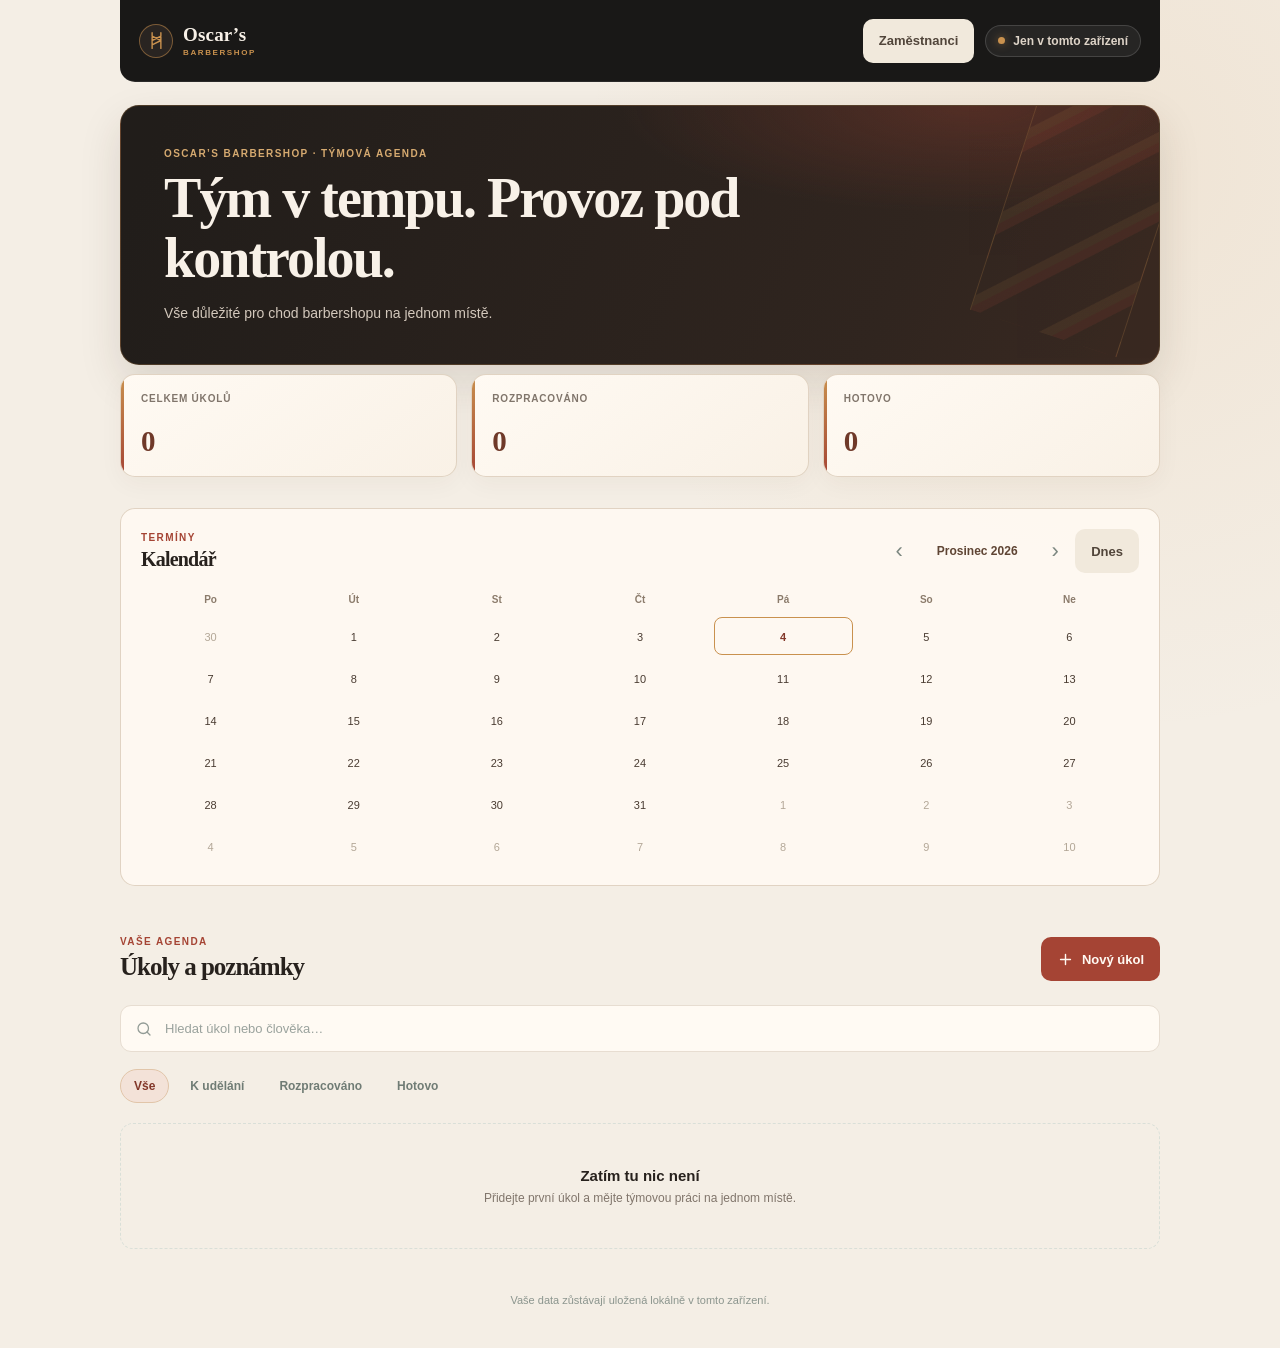
<file: Ukoly/index.html>
<!doctype html>
<html lang="cs">
  <head>
    <meta charset="utf-8">
    <meta name="viewport" content="width=device-width, initial-scale=1, viewport-fit=cover">
    <meta name="theme-color" content="#191817">
    <meta name="apple-mobile-web-app-capable" content="yes">
    <meta name="apple-mobile-web-app-status-bar-style" content="default">
    <meta name="apple-mobile-web-app-title" content="Oscar’s Agenda">
    <meta name="description" content="Týmová agenda Oscar’s Barbershop. Úkoly, poznámky a termíny na jednom místě.">
    <link rel="manifest" href="./manifest.webmanifest">
    <link rel="icon" href="./icon.svg" type="image/svg+xml">
    <link rel="stylesheet" href="./styles.css">
    <title>Oscar’s Barbershop — týmová agenda</title>
  </head>
  <body>
    <main class="app-shell">
      <header class="topbar">
        <a class="brand" href="./" aria-label="Oscar’s Barbershop — týmová agenda">
          <span class="brand-mark" aria-hidden="true">
            <svg viewBox="0 0 24 24"><path d="M7 3v18M17 3v18M7 7l10 5M17 7 7 12M7 17l10-5"/></svg>
          </span>
          <span class="brand-name">Oscar’s <small>BARBERSHOP</small></span>
        </a>
        <div class="topbar-actions">
          <button class="button button-quiet people-button" id="manage-people" type="button">Zaměstnanci</button>
          <span class="local-badge"><span></span> Jen v tomto zařízení</span>
        </div>
      </header>

      <section class="intro" aria-labelledby="page-title">
        <p class="eyebrow">OSCAR’S BARBERSHOP · TÝMOVÁ AGENDA</p>
        <h1 id="page-title">Tým v tempu.<br class="mobile-break"> Provoz pod kontrolou.</h1>
        <p class="intro-copy">Vše důležité pro chod barbershopu na jednom místě.</p>
      </section>

      <section class="overview" aria-label="Souhrn úkolů">
        <div class="overview-card">
          <span class="overview-label">Celkem úkolů</span>
          <strong id="count-all">0</strong>
        </div>
        <div class="overview-card">
          <span class="overview-label">Rozpracováno</span>
          <strong id="count-progress">0</strong>
        </div>
        <div class="overview-card">
          <span class="overview-label">Hotovo</span>
          <strong id="count-done">0</strong>
        </div>
      </section>

      <section class="calendar-section" aria-labelledby="calendar-heading">
        <div class="calendar-heading">
          <div>
            <p class="eyebrow">TERMÍNY</p>
            <h2 id="calendar-heading">Kalendář</h2>
          </div>
          <div class="calendar-controls">
            <button class="icon-button" id="previous-month" type="button" aria-label="Předchozí měsíc">‹</button>
            <strong id="calendar-month"></strong>
            <button class="icon-button" id="next-month" type="button" aria-label="Následující měsíc">›</button>
            <button class="button button-quiet today-button" id="calendar-today" type="button">Dnes</button>
            <button class="button button-quiet calendar-clear" id="calendar-clear" type="button" hidden>Zrušit filtr</button>
          </div>
        </div>
        <div class="calendar-grid" id="calendar-grid" role="grid" aria-label="Kalendář úkolů"></div>
      </section>

      <section class="tasks-section" aria-labelledby="tasks-heading">
        <div class="section-heading">
          <div>
            <p class="eyebrow">VAŠE AGENDA</p>
            <h2 id="tasks-heading">Úkoly a poznámky</h2>
          </div>
          <button class="button button-primary add-button" id="add-task" type="button">
            <svg viewBox="0 0 24 24" aria-hidden="true"><path d="M12 5v14M5 12h14"/></svg>
            <span>Nový úkol</span>
          </button>
        </div>

        <div id="storage-alert" class="storage-alert" role="alert" hidden></div>

        <label class="search-box">
          <svg viewBox="0 0 24 24" aria-hidden="true"><circle cx="11" cy="11" r="7"/><path d="m16 16 4 4"/></svg>
          <span class="visually-hidden">Hledat v úkolech</span>
          <input id="search" type="search" placeholder="Hledat úkol nebo člověka…" autocomplete="off">
        </label>

        <div class="filters" role="group" aria-label="Filtrovat úkoly podle stavu">
          <button class="filter-button is-active" type="button" data-filter="all" aria-pressed="true">Vše</button>
          <button class="filter-button" type="button" data-filter="todo" aria-pressed="false">K udělání</button>
          <button class="filter-button" type="button" data-filter="progress" aria-pressed="false">Rozpracováno</button>
          <button class="filter-button" type="button" data-filter="done" aria-pressed="false">Hotovo</button>
        </div>

        <div id="task-list" class="task-list" aria-live="polite"></div>
      </section>

      <footer class="app-footer">
        <span>Vaše data zůstávají uložená lokálně v tomto zařízení.</span>
      </footer>
    </main>

    <dialog id="task-dialog" class="task-dialog">
      <form id="task-form" class="task-form">
        <div class="dialog-heading">
          <div>
            <p class="eyebrow">DETAIL ÚKOLU</p>
            <h2 id="dialog-title">Nový úkol</h2>
          </div>
          <button class="icon-button" id="close-dialog" type="button" aria-label="Zavřít">×</button>
        </div>
        <input id="task-id" type="hidden">
        <label class="field">
          <span>Název úkolu</span>
          <input id="task-title" name="title" maxlength="120" required placeholder="Např. Připravit podklady na poradu">
        </label>
        <div class="field-row">
          <label class="field">
            <span>Přiřadit komu</span>
              <input id="task-assignee" name="assignee" maxlength="80" list="employee-options" placeholder="Jméno člověka">
              <datalist id="employee-options"></datalist>
          </label>
          <label class="field">
            <span>Termín</span>
            <input id="task-due-date" name="dueDate" type="date">
          </label>
        </div>
        <div class="field-row">
          <label class="field">
            <span>Stav</span>
            <select id="task-status" name="status">
              <option value="todo">K udělání</option>
              <option value="progress">Rozpracováno</option>
              <option value="done">Hotovo</option>
            </select>
          </label>
          <label class="field">
            <span>Priorita</span>
            <select id="task-priority" name="priority">
              <option value="normal">Běžná</option>
              <option value="high">Vysoká</option>
              <option value="urgent">Naléhavá</option>
            </select>
          </label>
        </div>
        <label class="field">
          <span>Opakování</span>
          <select id="task-recurrence" name="recurrence">
            <option value="none">Bez opakování</option>
            <option value="weekly">Každý týden</option>
            <option value="monthly">Každý měsíc</option>
          </select>
          <small class="field-hint">Další úkol se vytvoří automaticky po označení jako hotový.</small>
        </label>
        <label class="field">
          <span>Poznámka</span>
          <textarea id="task-notes" name="notes" rows="4" maxlength="1500" placeholder="Doplňující informace, zadání nebo poznámky…"></textarea>
        </label>
        <p id="form-error" class="form-error" role="alert" hidden></p>
        <div class="dialog-actions">
          <button class="button button-danger" id="delete-task" type="button" hidden>Smazat</button>
          <button class="button button-quiet" id="cancel-dialog" type="button">Zrušit</button>
          <button class="button button-primary" type="submit">Uložit úkol</button>
        </div>
      </form>
    </dialog>

    <dialog id="detail-dialog" class="detail-dialog" aria-labelledby="detail-title">
      <div class="detail-panel">
        <div class="dialog-heading">
          <div>
            <p class="eyebrow">DETAIL ÚKOLU</p>
            <h2 id="detail-title"></h2>
          </div>
          <button class="icon-button" id="close-detail-dialog" type="button" aria-label="Zavřít detail">×</button>
        </div>
        <div class="detail-summary" id="detail-summary"></div>
        <p class="detail-notes" id="detail-notes"></p>
        <section class="detail-section" id="task-details">
          <div class="detail-heading">
            <h3>Podúkoly</h3>
            <span class="detail-count" id="checklist-count"></span>
          </div>
          <ul class="checklist" id="checklist"></ul>
          <div class="inline-add">
            <label class="visually-hidden" for="checklist-input">Nový podúkol</label>
            <input id="checklist-input" maxlength="120" placeholder="Přidat podúkol…">
            <button class="button button-quiet" id="add-checklist-item" type="button">Přidat</button>
          </div>
          <div class="detail-heading activity-heading">
            <h3>Komentáře a historie</h3>
          </div>
          <div class="comment-composer">
            <label class="visually-hidden" for="comment-input">Nový komentář</label>
            <textarea id="comment-input" rows="2" maxlength="1000" placeholder="Napsat komentář…"></textarea>
            <button class="button button-quiet" id="add-comment" type="button">Přidat komentář</button>
          </div>
          <ol class="activity-list" id="activity-list"></ol>
        </section>
        <div class="detail-actions">
          <button class="button button-quiet" id="edit-detail-task" type="button">Upravit úkol</button>
          <button class="button button-primary" id="done-detail-task" type="button">Označit jako hotovo</button>
        </div>
      </div>
    </dialog>

    <dialog id="people-dialog" class="task-dialog people-dialog">
      <form id="people-form" class="task-form">
        <div class="dialog-heading">
          <div>
            <p class="eyebrow">SPRÁVA TÝMU</p>
            <h2>Zaměstnanci</h2>
          </div>
          <button class="icon-button" id="close-people-dialog" type="button" aria-label="Zavřít">×</button>
        </div>
        <p class="people-intro">Místní číselník jmen pro rychlé přiřazování úkolů. Neodesílá se ostatním zařízením.</p>
        <ul class="employee-list" id="employee-list"></ul>
        <label class="field">
          <span>Jméno zaměstnance</span>
          <input id="employee-name" maxlength="80" placeholder="Např. Jana Nováková">
        </label>
        <p id="people-error" class="form-error" role="alert" hidden></p>
        <div class="dialog-actions">
          <button class="button button-quiet" id="cancel-people-dialog" type="button">Zavřít</button>
          <button class="button button-primary" id="add-employee" type="submit">Přidat zaměstnance</button>
        </div>
      </form>
    </dialog>

    <script src="./app.js" defer></script>
  </body>
</html>
</file>
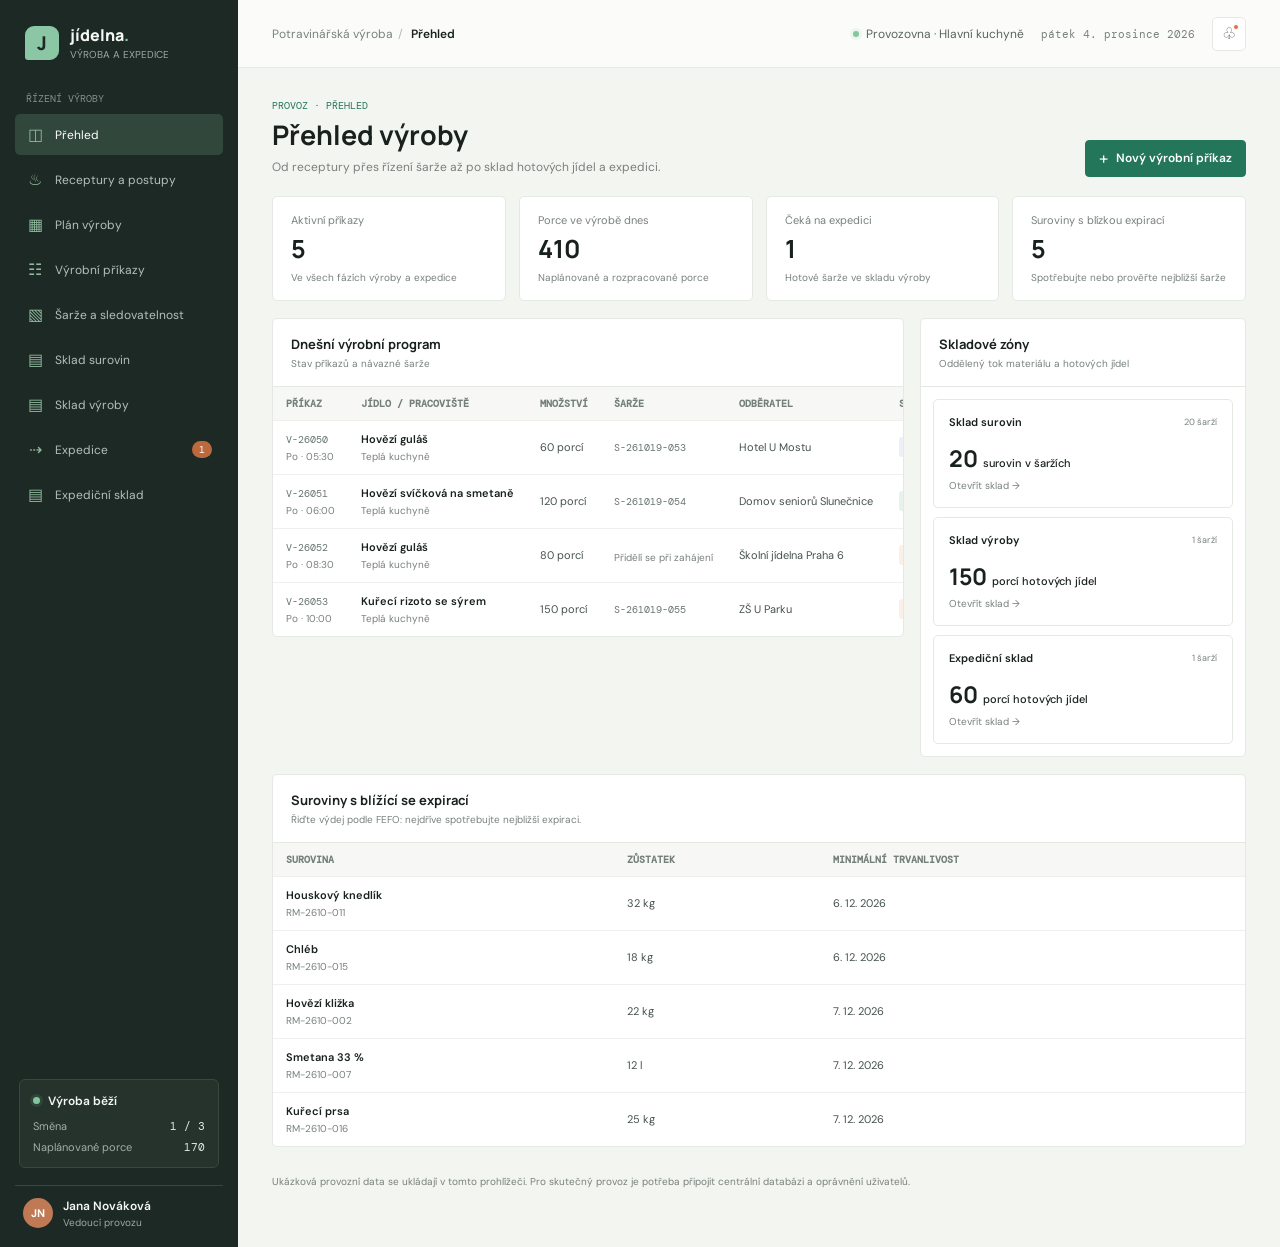
<file: Vyroba/index.html>
<!doctype html>
<html lang="cs">
<head>
  <meta charset="utf-8">
  <meta name="viewport" content="width=device-width, initial-scale=1">
  <meta name="theme-color" content="#f3f5f1">
  <title>Jídelna | Výroba a expedice</title>
  <link rel="stylesheet" href="./food-production.css">
  <style>
    @import url('https://fonts.googleapis.com/css2?family=DM+Mono:wght@400;500&family=DM+Sans:wght@400;500;600;700&family=Manrope:wght@500;600;700;800&display=swap');
    :root{color-scheme:light;--paper:#f3f5f1;--surface:#fff;--ink:#18211d;--muted:#78817b;--line:#e5e9e4;--green:#24765b;--green-dark:#1a5f49;--green-pale:#e8f2ed;--orange:#d67443;--orange-pale:#fbefe8;--mono:'DM Mono','Courier New',monospace;--sans:'DM Sans',sans-serif;--display:'Manrope',sans-serif}
    *{box-sizing:border-box}body{margin:0;background:var(--paper);color:var(--ink);font-family:var(--sans);font-size:14px}button,input,select{font:inherit}button{cursor:pointer}.shell{display:grid;grid-template-columns:238px minmax(0,1fr);min-height:100vh}
    .sidebar{display:flex;flex-direction:column;min-height:100vh;padding:24px 15px 18px;background:#1d2924;color:#f4f7f4}.brand{display:flex;align-items:center;gap:11px;padding:0 10px 31px}.brand-mark{display:grid;width:34px;height:34px;place-items:center;border-radius:9px 9px 9px 3px;background:#8bc6a5;color:#1d2924;font-family:var(--display);font-size:19px;font-weight:800}.brand-name{font-family:var(--display);font-size:16px;font-weight:800}.brand-sub{margin-top:2px;color:#9caaa2;font-size:10px}.side-label{padding:0 11px 9px;color:#839188;font-family:var(--mono);font-size:10px;text-transform:uppercase}.nav{display:grid;gap:4px}.nav button{display:flex;align-items:center;gap:11px;width:100%;padding:10px 11px;border:0;border-radius:5px;background:transparent;color:#b6c0ba;text-align:left;transition:background .16s,color .16s}.nav button:hover{background:#293932;color:#fff}.nav button.active{background:#31473b;color:#fff}.nav-icon{display:grid;width:18px;place-items:center;color:#91b99f;font-size:16px}.nav-count{margin-left:auto;padding:2px 7px;border-radius:10px;background:#bd693e;color:#fff;font-family:var(--mono);font-size:10px}.side-bottom{margin-top:auto}.plant-card{margin:0 4px 17px;padding:13px;border:1px solid #39483f;border-radius:6px;background:#25332c}.plant-heading{display:flex;align-items:center;gap:8px;margin-bottom:10px;font-size:12px;font-weight:600}.live-dot{width:7px;height:7px;border-radius:50%;background:#83c59d;box-shadow:0 0 0 3px #83c59d20}.plant-meta{display:flex;justify-content:space-between;color:#a3afa7;font-size:11px}.plant-meta strong{color:#e4ece6;font-family:var(--mono);font-weight:400}.user{display:flex;align-items:center;gap:10px;padding:12px 8px 0;border-top:1px solid #39483f}.avatar{display:grid;width:30px;height:30px;place-items:center;border-radius:50%;background:#bf7954;color:#fff;font-size:11px;font-weight:700}.user-name{font-size:12px;font-weight:600}.user-role{margin-top:2px;color:#9caaa2;font-size:10px}
    .main{min-width:0}.topbar{display:flex;align-items:center;justify-content:space-between;min-height:68px;padding:0 34px;border-bottom:1px solid var(--line);background:#fbfcfa}.crumb{color:var(--muted);font-size:12px}.crumb strong{color:var(--ink);font-weight:600}.top-actions{display:flex;align-items:center;gap:17px}.shift-tag{display:inline-flex;align-items:center;gap:7px;color:#58645d;font-size:12px}.shift-tag .live-dot{width:6px;height:6px}.top-date{color:var(--muted);font-family:var(--mono);font-size:11px}.icon-button{position:relative;display:grid;width:34px;height:34px;place-items:center;border:1px solid var(--line);border-radius:5px;background:#fff;color:#59665f;font-size:16px}.icon-button:hover{border-color:#b8c9be;color:var(--green)}.notification-dot{position:absolute;top:6px;right:6px;width:6px;height:6px;border:1px solid white;border-radius:50%;background:var(--orange)}.content{width:min(1440px,100%);margin:0 auto;padding:31px 34px 48px}.page-heading{display:flex;align-items:flex-end;justify-content:space-between;gap:16px;margin-bottom:25px}.eyebrow{margin-bottom:7px;color:var(--green);font-family:var(--mono);font-size:10px;text-transform:uppercase}h1{margin:0;font-family:var(--display);font-size:27px;font-weight:700;line-height:1.2}.subtitle{margin:7px 0 0;color:var(--muted);font-size:12px}.button-primary{display:inline-flex;align-items:center;justify-content:center;gap:8px;min-height:37px;padding:0 13px;border:1px solid var(--green);border-radius:4px;background:var(--green);color:#fff;font-size:12px;font-weight:600;transition:background .16s,transform .16s}.button-primary:hover{transform:translateY(-1px);background:var(--green-dark)}.button-primary .plus{font-size:17px;font-weight:400}.button-secondary{min-height:32px;padding:0 10px;border:1px solid var(--line);border-radius:4px;background:#fff;color:#46534b;font-size:11px;font-weight:600}.button-secondary:hover{border-color:#b9c9bf;color:var(--green)}
    .stats{display:grid;grid-template-columns:repeat(4,minmax(0,1fr));gap:13px;margin-bottom:20px}.stat{position:relative;overflow:hidden;min-height:112px;padding:17px 18px;border:1px solid var(--line);border-radius:5px;background:var(--surface)}.stat:after{position:absolute;top:0;right:0;width:4px;height:100%;background:#dfe9e2;content:''}.stat.accent-green:after{background:#72ae8b}.stat.accent-orange:after{background:#dc966c}.stat-label{color:var(--muted);font-size:11px}.stat-value{margin-top:8px;font-family:var(--display);font-size:27px;font-weight:700;line-height:1}.stat-foot{margin-top:9px;color:#7c8981;font-size:10px}.stat-foot strong{color:var(--green)}.dashboard-grid{display:grid;grid-template-columns:minmax(0,1.65fr) minmax(275px,.85fr);gap:16px;align-items:start}.panel{min-width:0;border:1px solid var(--line);border-radius:5px;background:var(--surface)}.panel-head{display:flex;align-items:center;justify-content:space-between;gap:12px;padding:17px 18px;border-bottom:1px solid var(--line)}.panel-title{margin:0;font-family:var(--display);font-size:13px;font-weight:700}.panel-kicker{margin-top:4px;color:var(--muted);font-size:10px}.text-button{padding:4px 0;border:0;background:transparent;color:var(--green);font-size:11px;font-weight:600}.text-button:hover{color:var(--green-dark)}
    .today-list{padding:0 18px}.order-row{display:grid;grid-template-columns:68px minmax(0,1fr) auto;align-items:center;gap:12px;min-height:64px;border-bottom:1px solid #eef0ed}.order-row:last-child{border-bottom:0}.time{color:#68756d;font-family:var(--mono);font-size:11px}.row-name{overflow:hidden;font-size:12px;font-weight:600;text-overflow:ellipsis;white-space:nowrap}.row-sub{margin-top:4px;color:var(--muted);font-size:10px}.status{display:inline-flex;align-items:center;gap:5px;padding:4px 7px;border-radius:3px;background:#f0f2f0;color:#637068;font-size:9px;font-weight:600;white-space:nowrap}.status:before{width:5px;height:5px;border-radius:50%;background:#98a39b;content:''}.status-running{background:var(--green-pale);color:#286b50}.status-running:before{background:#42956c}.status-waiting{background:var(--orange-pale);color:#a9522d}.status-waiting:before{background:#d67443}.status-done{background:#edf1e7;color:#687744}.status-done:before{background:#99a866}.pending-list{padding:3px 17px 12px}.pending-item{padding:13px 1px;border-bottom:1px solid #eef0ed}.pending-item:last-child{border-bottom:0}.pending-top{display:flex;align-items:center;justify-content:space-between;gap:8px}.order-code{color:#79847d;font-family:var(--mono);font-size:10px}.pending-name{margin-top:6px;font-size:11px;font-weight:600}.pending-detail{display:flex;align-items:center;justify-content:space-between;gap:8px;margin-top:8px;color:var(--muted);font-size:10px}.confirm-button{padding:5px 8px;border:1px solid #b9d4c2;border-radius:3px;background:#f2f8f3;color:#276449;font-size:10px;font-weight:600}.confirm-button:hover{background:#e4f1e8}.empty{padding:24px 10px;color:var(--muted);font-size:12px;text-align:center}.section-gap{margin-top:17px}
    .schedule-wrap{overflow-x:auto;padding:15px}.schedule{display:grid;grid-template-columns:repeat(5,minmax(145px,1fr));min-width:790px;border:1px solid var(--line);border-right:0;border-bottom:0}.day-column{min-height:258px;border-right:1px solid var(--line);border-bottom:1px solid var(--line);background:#fff}.day-head{padding:11px 12px;border-bottom:1px solid var(--line);background:#fafbf9}.day-name{color:#68756d;font-family:var(--mono);font-size:10px;text-transform:uppercase}.day-date{margin-top:4px;font-family:var(--display);font-size:15px;font-weight:700}.day-load{float:right;margin-top:4px;color:var(--muted);font-family:var(--mono);font-size:9px}.day-orders{display:grid;align-content:start;gap:7px;padding:9px}.schedule-card{padding:8px;border-left:3px solid #81b594;border-radius:2px;background:#eff6f0}.schedule-card.waiting{border-color:#d58a61;background:#fbf1eb}.schedule-card.done{border-color:#b3bd8c;background:#f2f4eb}.schedule-time{color:#69766e;font-family:var(--mono);font-size:9px}.schedule-product{overflow:hidden;margin-top:5px;font-size:10px;font-weight:700;text-overflow:ellipsis;white-space:nowrap}.schedule-meta{margin-top:4px;color:#748078;font-size:9px}
    .toolbar{display:flex;align-items:center;justify-content:space-between;gap:10px;padding:13px 16px;border-bottom:1px solid var(--line)}.toolbar-left,.toolbar-right{display:flex;align-items:center;gap:8px}.search{width:240px;height:33px;padding:0 10px;border:1px solid var(--line);border-radius:4px;outline:0;background:#fff;color:var(--ink);font-size:11px}.search:focus,.select:focus,.field input:focus,.field select:focus{border-color:#7cab8b;box-shadow:0 0 0 2px #5a9c741a;outline:0}.select{height:33px;padding:0 25px 0 9px;border:1px solid var(--line);border-radius:4px;background:#fff;color:#59665f;font-size:11px}.table-scroll{overflow-x:auto}table{width:100%;border-collapse:collapse;text-align:left;white-space:nowrap}th{padding:10px 15px;background:#fafbf9;color:#859088;font-family:var(--mono);font-size:9px;font-weight:400;text-transform:uppercase}td{padding:12px 15px;border-top:1px solid #eef0ed;color:#46534b;font-size:11px}tbody tr:hover{background:#fbfcfa}.table-code{color:var(--green);font-family:var(--mono);font-size:10px;font-weight:500}.table-product{color:var(--ink);font-weight:600}.table-action{padding:5px 8px;border:1px solid #dfe7e1;border-radius:3px;background:#fff;color:#466352;font-size:10px;font-weight:600}.table-action:hover{border-color:#a6c2af;background:#f4f8f4}
    .confirm-stack{display:grid;gap:9px;padding:15px}.confirm-card{display:grid;grid-template-columns:minmax(0,1fr) auto;align-items:center;gap:12px;padding:14px 15px;border:1px solid var(--line);border-left:3px solid var(--orange);border-radius:4px;background:#fff}.confirm-card h3{margin:6px 0 0;font-size:12px}.confirm-card p{margin:5px 0 0;color:var(--muted);font-size:10px}.inventory-bar{display:inline-flex;align-items:center;gap:7px}.bar{overflow:hidden;width:72px;height:5px;border-radius:5px;background:#edf0ec}.bar span{display:block;height:100%;border-radius:inherit;background:#73a987}.bar.low span{background:#d58a61}.mobile-menu{display:none}
    dialog{width:min(440px,calc(100vw - 30px));padding:0;border:1px solid var(--line);border-radius:6px;background:#fff;color:var(--ink);box-shadow:0 20px 70px #18211d30}dialog::backdrop{background:#15201a70;backdrop-filter:blur(2px)}.dialog-head{display:flex;align-items:flex-start;justify-content:space-between;padding:19px 20px 15px;border-bottom:1px solid var(--line)}.dialog-head h2{margin:0;font-family:var(--display);font-size:17px}.dialog-head p{margin:5px 0 0;color:var(--muted);font-size:11px}.dialog-close{width:28px;height:28px;border:1px solid var(--line);border-radius:4px;background:#fff;color:#68756d;font-size:17px}.dialog-form{display:grid;gap:13px;padding:18px 20px 20px}.field{display:grid;gap:6px}.field label{color:#68756d;font-size:10px;font-weight:600}.field input,.field select{width:100%;height:37px;padding:0 10px;border:1px solid var(--line);border-radius:4px;background:#fff;color:var(--ink);font-size:12px}.field-grid{display:grid;grid-template-columns:1fr 1fr;gap:12px}.form-actions{display:flex;justify-content:flex-end;gap:8px;padding-top:5px}.toast{position:fixed;right:24px;bottom:23px;z-index:5;padding:11px 15px;border:1px solid #426e56;border-radius:4px;background:#1d3328;color:#fff;font-size:12px;box-shadow:0 8px 25px #1d292426;animation:toast-in .2s ease-out}@keyframes toast-in{from{opacity:0;transform:translateY(7px)}to{opacity:1;transform:translateY(0)}}
    @media(max-width:1000px){.shell{grid-template-columns:205px minmax(0,1fr)}.content{padding-right:22px;padding-left:22px}.topbar{padding:0 22px}.dashboard-grid{grid-template-columns:minmax(0,1fr)}}
    @media(max-width:700px){.shell{display:block}.sidebar{position:fixed;z-index:4;top:0;bottom:0;left:0;width:250px;min-height:auto;transform:translateX(-100%);transition:transform .2s ease;box-shadow:10px 0 30px #18211d15}.sidebar.open{transform:translateX(0)}.mobile-menu{display:grid}.topbar{min-height:58px;padding:0 15px}.top-actions{gap:10px}.top-date{display:none}.content{padding:24px 15px 38px}.page-heading{align-items:flex-start;margin-bottom:19px}h1{font-size:23px}.stats{grid-template-columns:repeat(2,minmax(0,1fr));gap:9px}.stat{min-height:98px;padding:13px}.stat-value{font-size:24px}.dashboard-grid{gap:12px}.toolbar{align-items:stretch;flex-direction:column}.toolbar-left,.toolbar-right{width:100%}.search{width:100%}.toolbar-right .select{flex:1}.confirm-card{grid-template-columns:minmax(0,1fr)}.confirm-card .confirm-button{justify-self:start}.order-row{grid-template-columns:50px minmax(0,1fr);gap:9px}.order-row>.status{grid-column:2;justify-self:start;margin-top:-9px;margin-bottom:10px}}
    @media(prefers-reduced-motion:reduce){*,*::before,*::after{scroll-behavior:auto!important;animation-duration:.01ms!important;transition-duration:.01ms!important}}
  </style>
</head>
<body>
  <div class="shell">
    <aside class="sidebar" id="sidebar">
      <div class="brand"><div class="brand-mark">J</div><div><div class="brand-name">jídelna<span style="color:#8bc6a5">.</span></div><div class="brand-sub">VÝROBA A EXPEDICE</div></div></div>
      <div class="side-label">Řízení výroby</div>
      <nav class="nav" aria-label="Hlavní navigace">
        <button class="active" data-view="overview"><span class="nav-icon">◫</span>Přehled</button>
        <button data-view="recipes"><span class="nav-icon">♨</span>Receptury a postupy</button>
        <button data-view="plan"><span class="nav-icon">▦</span>Plán výroby</button>
        <button data-view="orders"><span class="nav-icon">☷</span>Výrobní příkazy</button>
        <button data-view="batches"><span class="nav-icon">▧</span>Šarže a sledovatelnost</button>
        <button data-view="stock-material"><span class="nav-icon">▤</span>Sklad surovin</button>
        <button data-view="stock-production"><span class="nav-icon">▤</span>Sklad výroby</button>
        <button data-view="expedition"><span class="nav-icon">⇢</span>Expedice <span class="nav-count" id="nav-pending">0</span></button>
        <button data-view="stock-expedition"><span class="nav-icon">▤</span>Expediční sklad</button>
      </nav>
      <div class="side-bottom"><div class="plant-card"><div class="plant-heading"><span class="live-dot"></span>Provoz běží</div><div class="plant-meta"><span>Směna</span><strong>1 / 3</strong></div><div class="plant-meta" style="margin-top:7px"><span>Vytížení linek</span><strong>78 %</strong></div></div><div class="user"><div class="avatar">MN</div><div><div class="user-name">Marek Novotný</div><div class="user-role">Vedoucí výroby</div></div></div></div>
    </aside>
    <main class="main">
      <header class="topbar"><div style="display:flex;align-items:center;gap:12px"><button class="icon-button mobile-menu" id="menu-toggle" aria-label="Otevřít navigaci">☰</button><div class="crumb">Provozovna <span style="padding:0 5px;color:#b1b9b3">/</span> <strong id="crumb-title">Přehled</strong></div></div><div class="top-actions"><span class="shift-tag"><span class="live-dot"></span>Směna 1 právě probíhá</span><span class="top-date" id="top-date"></span><button class="icon-button" id="notification-button" aria-label="Čekající potvrzení" title="Čekající potvrzení">♧<span class="notification-dot"></span></button></div></header>
      <div class="content" id="app-content"></div>
    </main>
  </div>
  <dialog id="order-dialog"><div class="dialog-head"><div><h2>Nový výrobní příkaz</h2><p>Receptura automaticky přepočítá potřebu surovin.</p></div><button class="dialog-close" type="button" id="dialog-close" aria-label="Zavřít">×</button></div>
      <form class="dialog-form" id="order-form"><div class="field"><label for="product">Jídlo / receptura</label><select id="product" name="product" required><option value="svickova">Hovězí svíčková na smetaně</option><option value="gulas">Hovězí guláš</option><option value="rizoto">Kuřecí rizoto</option></select></div>
        <div class="field-grid"><div class="field"><label for="line">Kuchyně</label><select id="line" name="line"><option>Teplá kuchyně</option><option>Studená kuchyně</option><option>Přípravna</option></select></div><div class="field"><label for="quantity">Počet porcí</label><input id="quantity" name="quantity" type="number" min="1" max="5000" value="120" required></div></div>
        <div class="field-grid"><div class="field"><label for="day">Den výroby</label><select id="day" name="day"><option value="Po">Pondělí · 19. 10.</option><option value="Út">Úterý · 20. 10.</option><option value="St">Středa · 21. 10.</option><option value="Čt">Čtvrtek · 22. 10.</option><option value="Pá">Pátek · 23. 10.</option></select></div><div class="field"><label for="time">Čas expedice</label><input id="time" name="time" type="time" value="13:00" required></div></div>
        <div class="field"><label for="customer">Odběratel</label><input id="customer" name="customer" type="text" value="Školní jídelna Praha 6" required></div>
        <div class="form-actions"><button class="button-secondary" type="button" id="dialog-cancel">Zrušit</button><button class="button-primary" type="button" id="food-save-order">Naplánovat příkaz</button></div></form></dialog>
  <script>
    const initialOrders = [
      {id:'V-26041',product:'Kryt motoru K-240',line:'Linka A',day:'Po',time:'06:00',qty:240,status:'running'},
      {id:'V-26042',product:'Hřídel převodovky H-18',line:'Linka B',day:'Po',time:'07:30',qty:180,status:'waiting'},
      {id:'V-26043',product:'Montážní sada M-6',line:'Linka C',day:'Po',time:'09:00',qty:360,status:'planned'},
      {id:'V-26044',product:'Držák senzoru DS-4',line:'Linka A',day:'Út',time:'06:00',qty:500,status:'planned'},
      {id:'V-26045',product:'Kryt motoru K-240',line:'Linka B',day:'Út',time:'10:00',qty:160,status:'running'},
      {id:'V-26046',product:'Hřídel převodovky H-18',line:'Linka C',day:'St',time:'07:00',qty:220,status:'planned'},
      {id:'V-26047',product:'Montážní sada M-6',line:'Linka A',day:'St',time:'12:30',qty:400,status:'done'},
      {id:'V-26048',product:'Držák senzoru DS-4',line:'Linka B',day:'Čt',time:'06:30',qty:300,status:'planned'},
      {id:'V-26049',product:'Kryt motoru K-240',line:'Linka C',day:'Pá',time:'08:00',qty:200,status:'planned'}
    ];
    const dayInfo=[{key:'Po',date:'19'},{key:'Út',date:'20'},{key:'St',date:'21'},{key:'Čt',date:'22'},{key:'Pá',date:'23'}];
    const statusLabels={planned:'Naplánováno',running:'Probíhá',waiting:'Čeká na potvrzení',done:'Potvrzeno'};
    const statusClasses={planned:'',running:'status-running',waiting:'status-waiting',done:'status-done'};
    const viewTitles={overview:'Přehled',plan:'Plán výroby',orders:'Výrobní příkazy',confirmations:'Potvrzení výroby',stock:'Zásoby'};
    const storageKey='forge-production-orders-v1';
    let orders;
    try{const saved=JSON.parse(localStorage.getItem(storageKey));orders=Array.isArray(saved)?saved:initialOrders}catch{orders=initialOrders}
    let currentView='overview',searchTerm='',statusFilter='all',toastTimer;
    const content=document.getElementById('app-content'),dialog=document.getElementById('order-dialog');
    document.getElementById('top-date').textContent=new Intl.DateTimeFormat('cs-CZ',{weekday:'long',day:'numeric',month:'long',year:'numeric'}).format(new Date(2026,9,19));
    function saveOrders(){try{localStorage.setItem(storageKey,JSON.stringify(orders))}catch{showToast('Změny jsou dočasné pouze v tomto okně.')}}
    function countStatus(status){return orders.filter(order=>order.status===status).length}
    function statusBadge(status){return `<span class="status ${statusClasses[status]}">${statusLabels[status]}</span>`}
    function nextAction(order){if(order.status==='planned')return['start','Zahájit'];if(order.status==='running')return['finish','Dokončit'];if(order.status==='waiting')return['confirm','Potvrdit'];return['','Hotovo']}
    function orderTable(list){const rows=list.map(order=>{const[action,label]=nextAction(order);return `<tr><td><span class="table-code">${order.id}</span></td><td><span class="table-product">${order.product}</span></td><td>${order.line}</td><td>${order.day} · ${order.time}</td><td>${order.qty.toLocaleString('cs-CZ')} ks</td><td>${statusBadge(order.status)}</td><td>${action?`<button class="table-action" data-action="${action}" data-id="${order.id}">${label}</button>`:'<span style="color:#9aa39d;font-size:10px">Uzavřeno</span>'}</td></tr>`}).join('');return `<div class="table-scroll"><table><thead><tr><th>Příkaz</th><th>Výrobek</th><th>Linka</th><th>Plán</th><th>Množství</th><th>Stav</th><th>Akce</th></tr></thead><tbody>${rows||'<tr><td colspan="7"><div class="empty">Žádné příkazy neodpovídají filtru.</div></td></tr>'}</tbody></table></div>`}
    function scheduleMarkup(){return `<div class="schedule">${dayInfo.map(day=>{const dayOrders=orders.filter(order=>order.day===day.key).sort((a,b)=>a.time.localeCompare(b.time));return `<div class="day-column"><div class="day-head"><span class="day-load">${dayOrders.length} přík.</span><div class="day-name">${day.key}</div><div class="day-date">${day.date}. 10.</div></div><div class="day-orders">${dayOrders.map(order=>`<div class="schedule-card ${order.status==='waiting'?'waiting':order.status==='done'?'done':''}" title="${order.id} · ${order.line}"><div class="schedule-time">${order.time} · ${order.id}</div><div class="schedule-product">${order.product}</div><div class="schedule-meta">${order.line} · ${order.qty} ks</div></div>`).join('')||'<div class="empty" style="padding:18px 3px;font-size:10px">Volná kapacita</div>'}</div></div>`}).join('')}</div>`}
    function renderOverview(){const today=orders.filter(order=>order.day==='Po').sort((a,b)=>a.time.localeCompare(b.time)),waiting=orders.filter(order=>order.status==='waiting');return `<div class="stats"><article class="stat"><div class="stat-label">Příkazy tento týden</div><div class="stat-value">${orders.length}</div><div class="stat-foot"><strong>+2</strong> oproti minulému týdnu</div></article><article class="stat accent-green"><div class="stat-label">Právě ve výrobě</div><div class="stat-value">${countStatus('running')}</div><div class="stat-foot">Aktivní výrobní příkazy</div></article><article class="stat accent-orange"><div class="stat-label">Čeká na potvrzení</div><div class="stat-value">${waiting.length}</div><div class="stat-foot">Hotové výrobky k zaúčtování</div></article><article class="stat"><div class="stat-label">Dokončeno tento týden</div><div class="stat-value">${countStatus('done')}</div><div class="stat-foot">${orders.length?Math.round(countStatus('done')/orders.length*100):0} % naplánovaných příkazů</div></article></div><div class="dashboard-grid"><section class="panel"><div class="panel-head"><div><h2 class="panel-title">Dnešní výroba</h2><div class="panel-kicker">Pondělí, 19. října · Směna 1</div></div><button class="text-button" data-navigate="plan">Celý plán →</button></div><div class="today-list">${today.length?today.map(order=>`<div class="order-row"><div class="time">${order.time}</div><div><div class="row-name">${order.product}</div><div class="row-sub">${order.id} · ${order.line} · ${order.qty} ks</div></div>${statusBadge(order.status)}</div>`).join(''):'<div class="empty">Na dnešek nejsou naplánované žádné příkazy.</div>'}</div></section><section class="panel"><div class="panel-head"><div><h2 class="panel-title">K potvrzení</h2><div class="panel-kicker">Dokončené výrobní příkazy</div></div><button class="text-button" data-navigate="confirmations">Zobrazit vše →</button></div><div class="pending-list">${waiting.length?waiting.slice(0,3).map(order=>`<div class="pending-item"><div class="pending-top"><span class="order-code">${order.id}</span>${statusBadge(order.status)}</div><div class="pending-name">${order.product}</div><div class="pending-detail"><span>${order.qty} ks · ${order.line}</span><button class="confirm-button" data-action="confirm" data-id="${order.id}">Potvrdit výrobu</button></div></div>`).join(''):'<div class="empty">Všechna dokončení jsou potvrzena.</div>'}</div></section></div><section class="panel section-gap"><div class="panel-head"><div><h2 class="panel-title">Týdenní plán</h2><div class="panel-kicker">19.–23. října 2026 · Všechny výrobní linky</div></div><button class="text-button" data-navigate="plan">Otevřít plán →</button></div><div class="schedule-wrap">${scheduleMarkup()}</div></section>`}
    function toolbarMarkup(){return `<div class="toolbar"><div class="toolbar-left"><input class="search" id="order-search" type="search" placeholder="Hledat příkaz nebo výrobek…" value="${searchTerm}" aria-label="Hledat příkazy"></div><div class="toolbar-right"><select class="select" id="status-filter" aria-label="Filtrovat podle stavu"><option value="all" ${statusFilter==='all'?'selected':''}>Všechny stavy</option><option value="planned" ${statusFilter==='planned'?'selected':''}>Naplánováno</option><option value="running" ${statusFilter==='running'?'selected':''}>Probíhá</option><option value="waiting" ${statusFilter==='waiting'?'selected':''}>Čeká na potvrzení</option><option value="done" ${statusFilter==='done'?'selected':''}>Potvrzeno</option></select></div></div>`}
    function filteredOrders(){return orders.filter(order=>(statusFilter==='all'||order.status===statusFilter)&&`${order.id} ${order.product} ${order.line}`.toLocaleLowerCase('cs-CZ').includes(searchTerm.toLocaleLowerCase('cs-CZ')))}
    function renderConfirmations(){const waiting=orders.filter(order=>order.status==='waiting');return `<section class="panel"><div class="panel-head"><div><h2 class="panel-title">Dokončené příkazy k potvrzení</h2><div class="panel-kicker">Potvrzením se příkaz uzavře a dokončené množství se zaúčtuje.</div></div><span class="status status-waiting">${waiting.length} čeká</span></div><div class="confirm-stack">${waiting.length?waiting.map(order=>`<article class="confirm-card"><div><span class="order-code">${order.id} · ${order.line}</span><h3>${order.product}</h3><p>${order.day} ${order.time} · plánováno ${order.qty.toLocaleString('cs-CZ')} ks</p></div><button class="confirm-button" data-action="confirm" data-id="${order.id}">Potvrdit výrobu</button></article>`).join(''):'<div class="empty">Žádné příkazy nečekají na potvrzení.</div>'}</div></section>`}
    function renderStock(){const stock=[['Ocelový polotovar 42CrMo4','MAT-042',78,'kg',120],['Hliníkový odlitek AL-240','MAT-118',340,'ks',500],['Senzorová vložka DS','MAT-203',42,'ks',80],['Montážní šroub M6 × 20','MAT-019',1260,'ks',800],['Těsnění NBR 38 mm','MAT-077',95,'ks',150]];return `<section class="panel"><div class="panel-head"><div><h2 class="panel-title">Stav materiálu</h2><div class="panel-kicker">Sklad hlavní výroby · aktualizováno dnes v 08:42</div></div><button class="button-secondary" data-toast="Export zásob je připraven.">Exportovat</button></div><div class="table-scroll"><table><thead><tr><th>Materiál</th><th>Kód</th><th>Na skladě</th><th>Využití zásoby</th><th>Dostupnost</th></tr></thead><tbody>${stock.map(([name,code,qty,unit,min])=>{const ratio=Math.min(100,Math.round(qty/min*100)),low=qty<min;return `<tr><td class="table-product">${name}</td><td><span class="table-code">${code}</span></td><td>${qty.toLocaleString('cs-CZ')} ${unit}</td><td><div class="inventory-bar"><span class="bar ${low?'low':''}"><span style="width:${ratio}%"></span></span><span style="color:#758078;font-size:10px">${ratio} %</span></div></td><td>${low?'<span class="status status-waiting">Doplnit</span>':'<span class="status status-done">Dostupné</span>'}</td></tr>`}).join('')}</tbody></table></div></section>`}
    function render(){document.getElementById('crumb-title').textContent=viewTitles[currentView];document.getElementById('nav-pending').textContent=countStatus('waiting');const descriptions={overview:'Pondělí, 19. října 2026 · Přehled provozu v reálném čase',plan:'Týden 43 · 19.–23. října 2026',orders:'Správa a průběžné potvrzování výroby',confirmations:'Kontrola hotové produkce před uzavřením příkazu',stock:'Přehled dostupnosti materiálu pro výrobu'};const heading=`<div class="page-heading"><div><div class="eyebrow">Výrobní závod · hala 01</div><h1>${viewTitles[currentView]}</h1><p class="subtitle">${descriptions[currentView]}</p></div>${currentView==='stock'?'':'<button class="button-primary" data-open-order><span class="plus">+</span>Nový příkaz</button>'}</div>`;let body='';if(currentView==='overview')body=renderOverview();if(currentView==='plan')body=`<section class="panel"><div class="panel-head"><div><h2 class="panel-title">Rozvržení výrobních příkazů</h2><div class="panel-kicker">Přehled naplánovaného vytížení podle dne a linky</div></div><button class="button-secondary" data-toast="Zobrazuje se aktuální týden.">Tento týden⌄</button></div><div class="schedule-wrap">${scheduleMarkup()}</div></section><section class="panel section-gap"><div class="panel-head"><div><h2 class="panel-title">Příkazy v plánu</h2><div class="panel-kicker">Spusťte výrobu nebo sledujte její průběh</div></div><span class="order-code">${orders.length} příkazů</span></div>${orderTable(orders)}</section>`;if(currentView==='orders')body=`<section class="panel"><div class="panel-head"><div><h2 class="panel-title">Všechny výrobní příkazy</h2><div class="panel-kicker">Postup výroby: naplánovat → zahájit → dokončit → potvrdit</div></div><span class="order-code">${orders.length} příkazů</span></div>${toolbarMarkup()}<div id="orders-table">${orderTable(filteredOrders())}</div></section>`;if(currentView==='confirmations')body=renderConfirmations();if(currentView==='stock')body=renderStock();content.innerHTML=heading+body;document.querySelectorAll('.nav button').forEach(button=>button.classList.toggle('active',button.dataset.view===currentView))}
    function showToast(message){document.querySelector('.toast')?.remove();clearTimeout(toastTimer);const toast=document.createElement('div');toast.className='toast';toast.textContent=message;document.body.append(toast);toastTimer=setTimeout(()=>toast.remove(),2800)}
    function transitionOrder(id,action){const order=orders.find(item=>item.id===id);if(!order)return;const transitions={start:['planned','running','Výroba zahájena'],finish:['running','waiting','Příkaz čeká na potvrzení'],confirm:['waiting','done','Výroba potvrzena a zaúčtována']},transition=transitions[action];if(!transition||order.status!==transition[0])return;order.status=transition[1];saveOrders();render();showToast(`${order.id}: ${transition[2]}.`)}
    document.querySelector('.nav').addEventListener('click',event=>{const button=event.target.closest('[data-view]');if(!button)return;currentView=button.dataset.view;document.getElementById('sidebar').classList.remove('open');render()});
    content.addEventListener('click',event=>{const navigate=event.target.closest('[data-navigate]');if(navigate){currentView=navigate.dataset.navigate;render();return}const action=event.target.closest('[data-action]');if(action){transitionOrder(action.dataset.id,action.dataset.action);return}if(event.target.closest('[data-open-order]')){dialog.showModal();return}const toastButton=event.target.closest('[data-toast]');if(toastButton)showToast(toastButton.dataset.toast)});
    content.addEventListener('input',event=>{if(event.target.id!=='order-search')return;searchTerm=event.target.value;const table=document.getElementById('orders-table');if(table)table.innerHTML=orderTable(filteredOrders())});
    content.addEventListener('change',event=>{if(event.target.id!=='status-filter')return;statusFilter=event.target.value;const table=document.getElementById('orders-table');if(table)table.innerHTML=orderTable(filteredOrders())});
    document.getElementById('order-form').addEventListener('submit',event=>{event.preventDefault();const form=new FormData(event.currentTarget),nextNumber=Math.max(26049,...orders.map(order=>Number(order.id.slice(2))||0))+1;orders.push({id:`V-${nextNumber}`,product:form.get('product'),line:form.get('line'),day:form.get('day'),time:form.get('time'),qty:Number(form.get('quantity')),status:'planned'});saveOrders();dialog.close();event.currentTarget.reset();currentView='plan';render();showToast(`Výrobní příkaz V-${nextNumber} byl naplánován.`)});
    document.getElementById('dialog-close').addEventListener('click',()=>dialog.close());document.getElementById('dialog-cancel').addEventListener('click',()=>dialog.close());document.getElementById('notification-button').addEventListener('click',()=>{currentView='confirmations';render()});document.getElementById('menu-toggle').addEventListener('click',()=>document.getElementById('sidebar').classList.toggle('open'));render();
  </script>
  <script src="./food-production.js"></script>
</body>
</html>
</file>
<file: Ukoly/styles.css>
:root {
  color-scheme: light;
  --ink: #27211d;
  --muted: #80756b;
  --line: #e7ddd1;
  --canvas: #f4eee5;
  --paper: #fffaf3;
  --accent: #a54434;
  --accent-dark: #823729;
  --accent-soft: #f3e2d8;
  --gold: #c9914e;
  --gold-soft: #f6ecd9;
  --amber: #986019;
  --amber-soft: #fbefd9;
  --red: #a54434;
  --red-soft: #f5e4df;
  font-family: -apple-system, BlinkMacSystemFont, "Segoe UI", sans-serif;
  font-synthesis: none;
  text-rendering: optimizeLegibility;
  -webkit-font-smoothing: antialiased;
}

* { box-sizing: border-box; }

body {
  min-width: 320px;
  min-height: 100vh;
  margin: 0;
  background:
    radial-gradient(ellipse at 88% 12%, rgba(201, 145, 78, .11), transparent 34rem),
    var(--canvas);
  color: var(--ink);
}

button, input, textarea, select { font: inherit; }
button { -webkit-tap-highlight-color: transparent; }
button:focus-visible, input:focus-visible, textarea:focus-visible, select:focus-visible {
  outline: 3px solid rgba(201, 145, 78, .44);
  outline-offset: 2px;
}

.app-shell {
  width: min(100% - 48px, 1040px);
  margin: 0 auto;
  padding: 0 0 32px;
}

.topbar {
  min-height: 82px;
  display: flex;
  align-items: center;
  justify-content: space-between;
  padding: 0 19px;
  border-bottom: 1px solid rgba(255, 255, 255, .08);
  border-radius: 0 0 15px 15px;
  background: #191817;
}

.topbar-actions { display: flex; align-items: center; gap: 11px; }
.people-button { min-height: 36px; padding: 0 12px; font-size: 11px; }

.brand {
  display: inline-flex;
  align-items: center;
  gap: 10px;
  color: #f8f1e8;
  font-family: Georgia, "Times New Roman", serif;
  font-size: 19px;
  font-weight: 700;
  letter-spacing: .01em;
  text-decoration: none;
}

.brand-name { display: grid; gap: 2px; }
.brand-name small { color: #c9914e; font-family: -apple-system, BlinkMacSystemFont, "Segoe UI", sans-serif; font-size: 8px; font-weight: 700; letter-spacing: .2em; }

.brand-mark {
  display: grid;
  width: 34px;
  height: 34px;
  place-items: center;
  border: 1px solid rgba(201, 145, 78, .52);
  border-radius: 50%;
  background: #292421;
  color: var(--gold);
}

.brand-mark svg { width: 21px; fill: none; stroke: currentColor; stroke-linecap: round; stroke-linejoin: round; stroke-width: 1.6; }

.local-badge {
  display: inline-flex;
  align-items: center;
  gap: 8px;
  padding: 8px 12px;
  border: 1px solid rgba(255, 255, 255, .14);
  border-radius: 999px;
  background: rgba(255, 255, 255, .06);
  color: #ded4c8;
  font-size: 12px;
  font-weight: 600;
}

.local-badge span { width: 7px; height: 7px; border-radius: 50%; background: var(--gold); box-shadow: 0 0 9px rgba(201, 145, 78, .55); }

.intro {
  position: relative;
  overflow: hidden;
  margin: 23px 0 0;
  padding: 42px 43px 40px;
  border: 1px solid rgba(201, 145, 78, .25);
  border-radius: 19px;
  background:
    radial-gradient(ellipse at 82% 0%, rgba(165, 68, 52, .3), transparent 22rem),
    linear-gradient(112deg, #211d1a 4%, #30251f 74%, #3a2921 100%);
  box-shadow: 0 17px 42px rgba(54, 38, 27, .13);
  color: #f8f1e8;
}

.intro::after {
  position: absolute;
  top: -75px;
  right: -9px;
  width: 152px;
  height: 310px;
  border-right: 1px solid rgba(201, 145, 78, .28);
  border-left: 1px solid rgba(201, 145, 78, .28);
  background: repeating-linear-gradient(135deg, transparent 0 22px, rgba(201, 145, 78, .13) 22px 31px, rgba(165, 68, 52, .19) 31px 40px, transparent 40px 62px);
  content: "";
  opacity: .75;
  pointer-events: none;
  transform: rotate(18deg);
}

.intro > * { position: relative; z-index: 1; }
.eyebrow { margin: 0 0 9px; color: var(--accent); font-size: 10px; font-weight: 700; letter-spacing: .14em; }
.intro .eyebrow { color: #d6aa70; }

h1, h2, p { margin-top: 0; }
h1, h2 { font-family: Georgia, "Times New Roman", serif; }

h1 {
  margin-bottom: 13px;
  max-width: 620px;
  font-size: clamp(36px, 5.2vw, 56px);
  font-weight: 600;
  letter-spacing: -.035em;
  line-height: 1.08;
}

.mobile-break { display: none; }
.intro-copy { max-width: 470px; margin-bottom: 0; color: #d3c8bc; font-size: 14px; line-height: 1.6; }

.overview {
  display: grid;
  grid-template-columns: repeat(3, 1fr);
  gap: 14px;
  margin: 9px 0 55px;
}

.overview-card {
  position: relative;
  overflow: hidden;
  display: flex;
  min-height: 103px;
  flex-direction: column;
  justify-content: space-between;
  padding: 18px 20px;
  border: 1px solid rgba(222, 208, 190, .9);
  border-radius: 15px;
  background: linear-gradient(145deg, #fffaf3, #f9f1e6);
  box-shadow: 0 7px 24px rgba(61, 42, 27, .045);
}

.overview-card::before { position: absolute; inset: 0 auto 0 0; width: 3px; background: linear-gradient(var(--gold), var(--accent)); content: ""; }
.overview-label { color: var(--muted); font-size: 10px; font-weight: 700; letter-spacing: .08em; text-transform: uppercase; }
.overview-card strong { font-family: Georgia, "Times New Roman", serif; color: #6f3929; font-size: 29px; font-weight: 600; letter-spacing: -.04em; }

.calendar-section {
  margin: -24px 0 50px;
  padding: 20px;
  border: 1px solid rgba(222, 208, 190, .9);
  border-radius: 15px;
  background: rgba(255, 250, 243, .88);
}

.calendar-heading { display: flex; align-items: center; justify-content: space-between; gap: 12px; margin-bottom: 17px; }
.calendar-heading .eyebrow { margin-bottom: 5px; }
.calendar-heading h2 { font-size: 20px; }
.calendar-controls { display: flex; align-items: center; gap: 5px; }
.calendar-controls strong { min-width: 116px; color: #5f4534; text-align: center; font-size: 12px; text-transform: capitalize; }
.calendar-controls .icon-button { width: 30px; height: 30px; font-size: 22px; }
.today-button, .calendar-clear { min-height: 30px; padding: 0 9px; font-size: 10px; }
.calendar-grid { display: grid; grid-template-columns: repeat(7, minmax(0, 1fr)); gap: 4px; }
.calendar-weekday { padding: 4px 0 8px; color: #8b7b6b; text-align: center; font-size: 10px; font-weight: 700; }
.calendar-day {
  position: relative;
  min-height: 38px;
  display: flex;
  flex-direction: column;
  align-items: center;
  justify-content: center;
  gap: 2px;
  padding: 4px 0 3px;
  border: 1px solid transparent;
  border-radius: 8px;
  background: transparent;
  color: #493b31;
  cursor: pointer;
  font-size: 11px;
}

.calendar-day:hover { background: #f4e9d9; }
.calendar-day.is-outside { color: #b3a797; }
.calendar-day.is-today { border-color: #c9914e; color: #823729; font-weight: 700; }
.calendar-day.is-selected { background: var(--accent); color: white; }
.calendar-day small { min-width: 13px; height: 13px; display: grid; place-items: center; border-radius: 99px; background: var(--gold-soft); color: #76552e; font-size: 8px; line-height: 1; }
.calendar-day.is-selected small { background: rgba(255, 255, 255, .25); color: #fff; }
.calendar-day.is-outside small { background: #f0e9df; }

.tasks-section { padding-bottom: 15px; }
.section-heading { display: flex; align-items: end; justify-content: space-between; gap: 16px; margin-bottom: 24px; }
.section-heading .eyebrow { margin-bottom: 6px; }
h2 { margin-bottom: 0; font-size: 25px; font-weight: 700; letter-spacing: -.04em; }

.button {
  min-height: 44px;
  display: inline-flex;
  align-items: center;
  justify-content: center;
  gap: 8px;
  padding: 0 16px;
  border: 0;
  border-radius: 10px;
  cursor: pointer;
  font-size: 13px;
  font-weight: 700;
  transition: background .15s ease, transform .15s ease;
}

.button[hidden] { display: none; }
.button:active { transform: translateY(1px); }
.button-primary { background: var(--accent); color: #fff9f2; }
.button-primary:hover { background: var(--accent-dark); }
.add-button svg { width: 17px; fill: none; stroke: currentColor; stroke-linecap: round; stroke-width: 2; }
.button-quiet { background: #f1e9dc; color: #51453a; }
.button-quiet:hover { background: #e9dcc9; }
.button-danger { margin-right: auto; background: var(--red-soft); color: var(--red); }
.button-danger:hover { background: #f5deda; }

.search-box {
  display: flex;
  height: 47px;
  align-items: center;
  gap: 10px;
  padding: 0 14px;
  border: 1px solid var(--line);
  border-radius: 11px;
  background: var(--paper);
}

.search-box svg { width: 18px; flex: 0 0 auto; fill: none; stroke: #929b95; stroke-linecap: round; stroke-width: 1.7; }
.search-box input { width: 100%; height: 100%; border: 0; outline: 0; background: transparent; color: var(--ink); font-size: 13px; }
.search-box input::placeholder { color: #9aa29d; }
.search-box input:focus-visible { outline: 0; }

.filters { display: flex; gap: 7px; overflow-x: auto; padding: 17px 0 20px; scrollbar-width: none; }
.filters::-webkit-scrollbar { display: none; }

.filter-button {
  min-height: 34px;
  flex: 0 0 auto;
  padding: 0 13px;
  border: 1px solid transparent;
  border-radius: 999px;
  background: transparent;
  color: #707c75;
  cursor: pointer;
  font-size: 12px;
  font-weight: 600;
}

.filter-button:hover { background: rgba(255, 255, 255, .7); }
.filter-button.is-active { border-color: #e1c5a9; background: var(--accent-soft); color: var(--accent-dark); }

.task-list { display: grid; gap: 10px; }
.task-card {
  display: grid;
  grid-template-columns: minmax(0, 1fr) auto;
  gap: 12px 20px;
  padding: 18px 19px;
  border: 1px solid var(--line);
  border-radius: 13px;
  background: linear-gradient(145deg, #fffdf9, var(--paper));
  box-shadow: 0 5px 18px rgba(61, 42, 27, .045);
  cursor: pointer;
  transition: border-color .15s ease, box-shadow .15s ease;
}

.task-card:hover, .task-card:focus-visible { border-color: #d6b184; box-shadow: 0 7px 22px rgba(61, 42, 27, .09); }
.task-card:focus-visible { outline: 3px solid rgba(201, 145, 78, .32); outline-offset: 2px; }
.task-main { min-width: 0; }
.task-title-row { display: flex; align-items: flex-start; gap: 9px; }
.task-title { margin: 0; overflow-wrap: anywhere; font-family: Georgia, "Times New Roman", serif; font-size: 16px; font-weight: 700; line-height: 1.45; }
.task-card.is-done .task-title { color: #8c9690; text-decoration: line-through; }
.priority-dot { width: 8px; height: 8px; flex: 0 0 auto; margin-top: 6px; border-radius: 50%; background: #a4b1a9; }
.priority-dot.high { background: #d39a40; }
.priority-dot.urgent { background: #d76a5e; }

.task-notes { margin: 7px 0 0 17px; color: #717c76; font-size: 12px; line-height: 1.55; white-space: pre-wrap; overflow-wrap: anywhere; }
.task-meta { display: flex; flex-wrap: wrap; align-items: center; gap: 8px 14px; margin: 13px 0 0 17px; color: #77817b; font-size: 11px; }
.meta-item { display: inline-flex; align-items: center; gap: 5px; }
.checklist-summary { color: var(--accent-dark); }
.meta-item svg { width: 14px; height: 14px; fill: none; stroke: currentColor; stroke-linecap: round; stroke-linejoin: round; stroke-width: 1.6; }
.meta-item.overdue { color: var(--red); font-weight: 700; }

.task-controls { display: flex; align-items: flex-start; gap: 7px; }
.status-select {
  min-height: 30px;
  max-width: 128px;
  padding: 0 25px 0 10px;
  border: 1px solid transparent;
  border-radius: 999px;
  appearance: none;
  background-color: var(--accent-soft);
  background-image: url("data:image/svg+xml,%3Csvg xmlns='http://www.w3.org/2000/svg' width='10' height='10' viewBox='0 0 10 10'%3E%3Cpath d='m2 3.5 3 3 3-3' fill='none' stroke='%23823729' stroke-width='1.4'/%3E%3C/svg%3E");
  background-position: right 9px center;
  background-repeat: no-repeat;
  color: var(--accent-dark);
  cursor: pointer;
  font-size: 10px;
  font-weight: 700;
}

.status-select[data-status="todo"] { background-color: #f0f1ee; color: #68736c; }
.status-select[data-status="done"] { background-color: var(--gold-soft); color: #76552e; }
.status-select[data-status="progress"] { background-color: var(--amber-soft); color: var(--amber); }

.icon-button {
  width: 32px;
  height: 32px;
  display: grid;
  flex: 0 0 auto;
  place-items: center;
  padding: 0;
  border: 0;
  border-radius: 8px;
  background: transparent;
  color: #7c8780;
  cursor: pointer;
  font-size: 20px;
}

.icon-button:hover { background: #f0f3ef; color: var(--ink); }
.empty-state { padding: 43px 20px; border: 1px dashed #d9dfd8; border-radius: 13px; text-align: center; }
.empty-state strong { display: block; margin-bottom: 7px; font-family: -apple-system, BlinkMacSystemFont, "Segoe UI", sans-serif; font-size: 15px; }
.empty-state p { margin: 0; color: var(--muted); font-size: 12px; }

.storage-alert { margin: 0 0 15px; padding: 11px 13px; border: 1px solid #f0c7c0; border-radius: 9px; background: var(--red-soft); color: #8e322e; font-size: 12px; line-height: 1.5; }
.storage-alert[hidden], .form-error[hidden] { display: none; }
.app-footer { padding: 30px 0 10px; color: #8b958e; text-align: center; font-size: 11px; }

.task-dialog {
  width: min(100% - 28px, 520px);
  max-height: min(90dvh, 760px);
  padding: 0;
  overflow: auto;
  border: 1px solid #e4e8e2;
  border-radius: 17px;
  background: var(--paper);
  color: var(--ink);
  box-shadow: 0 24px 90px rgba(20, 36, 29, .22);
}

.task-dialog::backdrop { background: rgba(27, 22, 18, .55); backdrop-filter: blur(3px); }
.detail-dialog {
  position: fixed;
  inset: 0 0 0 auto;
  width: min(100%, 480px);
  max-width: min(100%, 480px);
  height: 100dvh;
  max-height: none;
  margin: 0;
  padding: 0;
  overflow: hidden;
  border: 0;
  border-left: 1px solid #e4e8e2;
  border-radius: 0;
  background: var(--paper);
  color: var(--ink);
  box-shadow: -20px 0 70px rgba(20, 36, 29, .18);
}

.detail-dialog::backdrop { background: rgba(27, 22, 18, .55); backdrop-filter: blur(3px); }
.detail-panel { height: 100%; display: flex; flex-direction: column; overflow: auto; padding: 27px 25px max(22px, env(safe-area-inset-bottom)); }
.detail-panel .dialog-heading { align-items: flex-start; gap: 15px; margin-bottom: 14px; }
.detail-panel .dialog-heading h2 { overflow-wrap: anywhere; font-size: 23px; line-height: 1.3; }
.detail-summary { display: flex; flex-wrap: wrap; gap: 7px; margin-bottom: 15px; }
.detail-chip { padding: 6px 9px; border-radius: 999px; background: #f0f3ef; color: #59665e; font-size: 10px; font-weight: 600; }
.detail-chip.status-todo { background: #f0f1ee; color: #68736c; }
.detail-chip.status-progress { background: var(--amber-soft); color: var(--amber); }
.detail-chip.status-done { background: var(--gold-soft); color: #76552e; }
.detail-chip.priority-high { background: var(--amber-soft); color: var(--amber); }
.detail-chip.priority-urgent { background: var(--red-soft); color: var(--red); }
.detail-notes { margin: 0 0 18px; padding: 12px 13px; border-radius: 9px; background: #f7f9f7; color: #5f6b63; font-size: 12px; line-height: 1.6; white-space: pre-wrap; overflow-wrap: anywhere; }
.detail-notes[hidden] { display: none; }
.detail-panel .detail-section { margin: 0; padding-top: 18px; }
.detail-panel .detail-heading h3 { font-size: 15px; }
.detail-panel .checklist { gap: 8px; margin: 0 0 13px; }
.detail-panel .checklist-item { min-height: 42px; padding: 7px 8px 7px 11px; }
.detail-panel .checklist-item label { font-size: 13px; }
.detail-panel .checklist-item input { width: 19px; height: 19px; }
.detail-panel .inline-add { margin-bottom: 22px; }
.detail-panel .inline-add input { min-height: 42px; font-size: 13px; }
.detail-actions { position: sticky; bottom: -1px; display: flex; gap: 9px; margin-top: auto; padding: 17px 0 0; background: var(--paper); }
.detail-actions .button { min-height: 42px; flex: 1; padding: 0 12px; font-size: 12px; }
.detail-actions .button:disabled { background: var(--gold-soft); color: #76552e; cursor: default; }
.task-form { padding: 24px; }
.dialog-heading { display: flex; align-items: flex-start; justify-content: space-between; margin-bottom: 21px; }
.dialog-heading h2 { font-size: 23px; }
.dialog-heading .eyebrow { margin-bottom: 5px; }
.dialog-heading .icon-button { margin: -5px -7px 0 0; font-size: 27px; }
.field { display: grid; gap: 7px; margin-bottom: 15px; color: #5d6962; font-size: 11px; font-weight: 700; }
.field input, .field select, .field textarea {
  width: 100%;
  min-height: 43px;
  padding: 10px 12px;
  border: 1px solid #dfe5df;
  border-radius: 9px;
  background: #fff;
  color: var(--ink);
  font-size: 13px;
  font-weight: 400;
}

.field textarea { min-height: 90px; resize: vertical; line-height: 1.5; }
.field input::placeholder, .field textarea::placeholder { color: #a39383; }
.field-hint { margin-top: -2px; color: var(--muted); font-size: 10px; font-weight: 400; line-height: 1.45; }
.field-row { display: grid; grid-template-columns: 1fr 1fr; gap: 12px; }
.dialog-actions { display: flex; justify-content: flex-end; gap: 9px; padding-top: 5px; }
.form-error { margin: -2px 0 13px; color: var(--red); font-size: 12px; }
.detail-section { margin: 3px 0 18px; padding-top: 17px; border-top: 1px solid var(--line); }
.detail-section[hidden] { display: none; }
.detail-heading { display: flex; align-items: center; justify-content: space-between; margin: 0 0 10px; }
.detail-heading h3 { margin: 0; font-size: 13px; font-weight: 700; }
.detail-count { color: var(--muted); font-size: 10px; }
.checklist, .activity-list, .employee-list { display: grid; gap: 6px; padding: 0; margin: 0; list-style: none; }
.checklist { margin-bottom: 10px; }
.checklist-item, .employee-item { display: flex; align-items: center; justify-content: space-between; gap: 8px; min-height: 34px; padding: 4px 7px; border-radius: 7px; background: #f8f1e7; }
.checklist-item label { min-width: 0; display: flex; align-items: flex-start; gap: 8px; color: #4e4035; font-size: 12px; line-height: 1.5; }
.checklist-item input { width: 16px; height: 16px; flex: 0 0 auto; margin: 1px 0 0; accent-color: var(--accent); }
.checklist-item label span { overflow-wrap: anywhere; }
.checklist-item.is-checked label span { color: #928577; text-decoration: line-through; }
.checklist-item .icon-button, .employee-item .icon-button { width: 26px; height: 26px; }
.checklist-empty { padding: 9px 2px; color: var(--muted); font-size: 11px; }
.inline-add { display: flex; gap: 8px; margin-bottom: 19px; }
.inline-add input, .comment-composer textarea { width: 100%; min-width: 0; padding: 9px 11px; border: 1px solid #e4d8c9; border-radius: 8px; background: #fffdf9; color: var(--ink); font-size: 12px; }
.inline-add input::placeholder, .comment-composer textarea::placeholder { color: #a39383; }
.inline-add .button { min-height: 37px; padding: 0 12px; font-size: 11px; }
.activity-heading { margin-top: 8px; }
.comment-composer { display: grid; gap: 7px; margin-bottom: 12px; }
.comment-composer textarea { min-height: 54px; resize: vertical; }
.comment-composer .button { justify-self: end; min-height: 34px; padding: 0 11px; font-size: 11px; }
.activity-list { max-height: 190px; overflow: auto; }
.activity-item { padding: 9px 10px; border-left: 2px solid #c9914e; border-radius: 0 7px 7px 0; background: #f8f1e7; }
.activity-item.comment { border-left-color: #a54434; }
.activity-item p { margin: 4px 0; color: #4e4035; font-size: 11px; line-height: 1.5; white-space: pre-wrap; overflow-wrap: anywhere; }
.activity-kind, .activity-item time { color: #887a6b; font-size: 9px; }
.people-intro { margin: -8px 0 15px; color: var(--muted); font-size: 12px; line-height: 1.5; }
.employee-list { max-height: 220px; overflow: auto; margin-bottom: 17px; }
.employee-item { padding: 4px 8px 4px 11px; color: #4e5c54; font-size: 12px; }
.people-dialog .field { margin-bottom: 12px; }
.people-dialog .dialog-actions { justify-content: flex-end; }
.visually-hidden { position: absolute; width: 1px; height: 1px; padding: 0; margin: -1px; overflow: hidden; clip: rect(0, 0, 0, 0); white-space: nowrap; border: 0; }

@media (max-width: 600px) {
  .app-shell { width: min(100% - 32px, 480px); padding-bottom: max(25px, env(safe-area-inset-bottom)); }
  .topbar { min-height: 67px; }
  .topbar { padding: 0 11px; }
  .brand { gap: 7px; font-size: 17px; }
  .brand-mark { width: 31px; height: 31px; border-radius: 50%; }
  .local-badge { gap: 5px; padding: 7px 8px; font-size: 9px; }
  .intro { margin-top: 16px; padding: 31px 20px 28px; border-radius: 15px; }
  .intro::after { right: -90px; opacity: .5; }
  h1 { font-size: 37px; }
  .mobile-break { display: initial; }
  .intro-copy { max-width: 300px; font-size: 13px; line-height: 1.6; }
  .overview { gap: 8px; margin: 8px 0 39px; }
  .overview-card { min-height: 83px; padding: 13px 11px; border-radius: 12px; }
  .overview-label { font-size: 10px; line-height: 1.35; }
  .overview-card strong { font-size: 24px; }
  .calendar-section { margin: 17px 0 35px; padding: 15px 11px 12px; border-radius: 12px; }
  .calendar-heading { align-items: flex-start; }
  .calendar-heading h2 { font-size: 18px; }
  .calendar-controls { flex-wrap: wrap; justify-content: flex-end; gap: 3px; }
  .calendar-controls strong { min-width: 94px; font-size: 11px; }
  .calendar-controls .icon-button { width: 26px; }
  .calendar-clear { order: 2; }
  .calendar-day { min-height: 35px; border-radius: 7px; }
  .calendar-grid { gap: 2px; }
  .calendar-weekday { font-size: 9px; }
  .section-heading { margin-bottom: 18px; }
  h2 { font-size: 21px; }
  .add-button { min-height: 41px; padding: 0 12px; font-size: 12px; }
  .search-box { height: 45px; }
  .task-card { grid-template-columns: minmax(0, 1fr); gap: 11px; padding: 15px 14px; }
  .task-controls { grid-row: 1; justify-content: space-between; align-items: center; }
  .task-controls .status-select { order: 2; }
  .task-controls .edit-task { order: 1; width: auto; height: 30px; padding: 0 8px; background: #f4f6f3; font-size: 11px; }
  .task-controls .edit-task::after { content: "Upravit"; }
  .task-controls .edit-task { font-size: 0; }
  .task-controls .edit-task::after { font-size: 11px; }
  .task-title-row { gap: 8px; }
  .task-notes, .task-meta { margin-left: 16px; }
  .task-dialog { width: calc(100% - 20px); max-height: min(92dvh, 760px); border-radius: 15px; }
  .task-form { padding: 20px 17px; }
  .detail-dialog { inset: auto 0 0; width: 100%; max-width: 100%; height: min(92dvh, 900px); max-height: min(92dvh, 900px); margin: auto 0 0; border-top: 1px solid #e4e8e2; border-left: 0; border-radius: 18px 18px 0 0; }
  .detail-panel { padding: 21px 17px max(20px, env(safe-area-inset-bottom)); }
  .detail-panel .dialog-heading h2 { font-size: 21px; }
  .detail-actions .button { font-size: 11px; }
  .topbar-actions { gap: 6px; }
  .people-button { min-height: 33px; padding: 0 8px; font-size: 9px; }
}

@media (prefers-reduced-motion: reduce) {
  *, *::before, *::after { scroll-behavior: auto !important; transition-duration: .01ms !important; }
}
</file>
<file: Vyroba/food-production.css>
.sidebar{overflow-y:auto}
.nav button{padding-top:8px;padding-bottom:8px;font-size:12px}
.food-page{display:grid;gap:17px}
.food-page-heading{display:flex;align-items:flex-end;justify-content:space-between;gap:16px;margin-bottom:2px}
.food-page-heading .subtitle{max-width:690px;line-height:1.55}
.food-grid{display:grid;grid-template-columns:minmax(0,1.55fr) minmax(280px,.8fr);gap:16px;align-items:start}
.food-grid-equal{grid-template-columns:repeat(2,minmax(0,1fr))}
.food-stats{display:grid;grid-template-columns:repeat(4,minmax(0,1fr));gap:13px}
.food-stat{min-height:105px;padding:16px 18px;border:1px solid var(--line);border-radius:5px;background:#fff}
.food-stat-label{color:var(--muted);font-size:11px}
.food-stat-value{margin-top:8px;font-family:var(--display);font-size:25px;font-weight:700;line-height:1.15}
.food-stat-foot{margin-top:7px;color:var(--muted);font-size:10px}
.food-card{min-width:0;border:1px solid var(--line);border-radius:5px;background:#fff}
.food-card-head{display:flex;align-items:center;justify-content:space-between;gap:12px;padding:16px 18px;border-bottom:1px solid var(--line)}
.food-card-title{margin:0;font-family:var(--display);font-size:13px;font-weight:700}
.food-card-subtitle{margin-top:4px;color:var(--muted);font-size:10px}
.food-card-body{padding:16px 18px}
.food-table-wrap{overflow:auto}
.food-table{width:100%;border-collapse:collapse;text-align:left}
.food-table th{padding:10px 13px;background:#f7f8f6;color:#748078;font-size:10px;font-weight:600;white-space:nowrap}
.food-table td{padding:11px 13px;border-top:1px solid #eef0ed;color:#46534b;font-size:11px;vertical-align:middle}
.food-table strong{color:var(--ink);font-size:11px;font-weight:600}
.food-table .food-muted{display:block;margin-top:4px;color:var(--muted);font-size:10px}
.food-code{color:#68756d;font-family:var(--mono);font-size:10px;white-space:nowrap}
.food-status{display:inline-flex;align-items:center;gap:5px;padding:4px 7px;border-radius:3px;background:#f0f2f0;color:#637068;font-size:9px;font-weight:600;white-space:nowrap}
.food-status:before{width:5px;height:5px;border-radius:50%;background:#98a39b;content:''}
.food-status.running{background:var(--green-pale);color:#286b50}
.food-status.running:before{background:#42956c}
.food-status.planned,.food-status.produced{background:var(--orange-pale);color:#a9522d}
.food-status.planned:before,.food-status.produced:before{background:#d67443}
.food-status.expedition{background:#eaf0f6;color:#365d7b}
.food-status.expedition:before{background:#5484a8}
.food-status.shipped{background:#edf1e7;color:#687744}
.food-status.shipped:before{background:#99a866}
.food-action{min-height:29px;padding:0 9px;border:1px solid #b9d4c2;border-radius:3px;background:#f2f8f3;color:#276449;font-size:10px;font-weight:600;white-space:nowrap}
.food-action:hover{background:#e4f1e8}
.food-action:disabled{cursor:not-allowed;opacity:.45}
.food-action.secondary{border-color:var(--line);background:#fff;color:#46534b}
.food-action.secondary:hover{border-color:#b9c9bf;color:var(--green)}
.food-action-row{display:flex;flex-wrap:wrap;gap:7px;align-items:center}
.food-toolbar{display:flex;align-items:center;justify-content:space-between;gap:12px;padding:13px 16px;border-bottom:1px solid var(--line)}
.food-search{width:min(330px,100%);height:34px;padding:0 10px;border:1px solid var(--line);border-radius:4px;background:#fff;color:var(--ink);font-size:11px}
.food-search:focus,.food-portion-input:focus{outline:2px solid #b9d4c2;outline-offset:1px}
.food-tabs{display:flex;flex-wrap:wrap;gap:6px}
.food-tab{min-height:30px;padding:0 10px;border:1px solid var(--line);border-radius:4px;background:#fff;color:#657168;font-size:10px}
.food-tab.active{border-color:#b9d4c2;background:var(--green-pale);color:#286b50;font-weight:600}
.food-recipe-layout{display:grid;grid-template-columns:250px minmax(0,1fr);gap:16px;align-items:start}
.food-recipe-list{display:grid;gap:7px;padding:12px}
.food-recipe-choice{width:100%;padding:12px;border:1px solid var(--line);border-radius:4px;background:#fff;color:var(--ink);text-align:left}
.food-recipe-choice.active{border-color:#91bca0;background:#f1f7f2}
.food-recipe-choice strong{display:block;font-size:11px}
.food-recipe-choice span{display:block;margin-top:5px;color:var(--muted);font-size:10px}
.food-recipe-facts{display:flex;flex-wrap:wrap;gap:8px;margin:13px 0 17px}
.food-fact{padding:7px 9px;border:1px solid var(--line);border-radius:3px;background:#fafbf9;color:#66736a;font-size:10px}
.food-fact strong{color:var(--ink)}
.food-procedure{display:grid;gap:9px;margin:0;padding:0;list-style:none;counter-reset:step}
.food-procedure li{position:relative;min-height:35px;padding:2px 0 2px 36px;color:#46534b;font-size:11px;line-height:1.55;counter-increment:step}
.food-procedure li:before{position:absolute;top:0;left:0;display:grid;width:24px;height:24px;place-items:center;border-radius:50%;background:var(--green-pale);color:var(--green);font-family:var(--mono);font-size:10px;content:counter(step)}
.food-calculator{display:flex;align-items:center;gap:10px;margin-bottom:12px;color:#66736a;font-size:11px}
.food-portion-input{width:95px;height:33px;padding:0 8px;border:1px solid var(--line);border-radius:4px;background:#fff}
.food-empty{padding:26px 12px;color:var(--muted);font-size:11px;text-align:center}
.food-warning{margin:12px 16px;padding:10px 12px;border:1px solid #ecd0b9;border-radius:4px;background:#fff8f2;color:#8d552e;font-size:11px;line-height:1.5}
.food-stock-card{padding:15px;border:1px solid var(--line);border-radius:5px;background:#fff}
.food-stock-top{display:flex;align-items:center;justify-content:space-between;gap:10px}
.food-stock-name{font-size:11px;font-weight:600}
.food-stock-type{color:var(--muted);font-size:9px}
.food-stock-count{margin-top:13px;font-family:var(--display);font-size:23px;font-weight:700}
.food-stock-count span{font-family:var(--sans);font-size:11px;font-weight:500}
.food-stock-foot{margin-top:5px;color:var(--muted);font-size:10px}
.food-link{padding:0;border:0;background:none;color:var(--green);font-size:10px;font-weight:600}
.food-link:hover{text-decoration:underline}
.food-batch-detail{margin-top:7px;color:var(--muted);font-size:10px;line-height:1.5}
.food-toast{position:fixed;right:24px;bottom:22px;z-index:20;max-width:min(460px,calc(100vw - 32px));padding:12px 16px;border-radius:5px;background:#1d2924;color:#fff;font-size:12px;box-shadow:0 8px 26px #18211d2b}
.food-toast.error{background:#8e442a}
.food-data-note{color:var(--muted);font-size:10px;line-height:1.5}
.food-dialog-note{padding:10px 12px;border-radius:4px;background:#f1f7f2;color:#456b52;font-size:10px;line-height:1.5}
@media(max-width:1050px){.food-stats{grid-template-columns:repeat(2,minmax(0,1fr))}.food-grid{grid-template-columns:1fr}.food-recipe-layout{grid-template-columns:210px minmax(0,1fr)}}
@media(max-width:700px){.content{padding:22px 16px 36px}.topbar{padding:0 16px}.shift-tag{display:none}.food-page-heading{align-items:flex-start;flex-direction:column}.food-recipe-layout{grid-template-columns:1fr}.food-recipe-list{grid-template-columns:repeat(2,minmax(0,1fr))}.food-toolbar{align-items:stretch;flex-direction:column}.food-search{width:100%}.food-table{min-width:700px}}
@media(max-width:430px){.food-stats{gap:8px}.food-stat{padding:12px}.food-stat-value{font-size:21px}.food-recipe-list{grid-template-columns:1fr}.food-card-head,.food-card-body{padding-left:13px;padding-right:13px}}
.food-zone-list{display:grid;gap:9px;padding:12px}
.food-stock-zones{display:grid;grid-template-columns:repeat(3,minmax(0,1fr));gap:10px}
.food-stock-card{display:block;width:100%;color:var(--ink);text-align:left;cursor:pointer}
.food-stock-count,.food-stock-foot{display:block}
.food-plan-grid{display:grid;grid-template-columns:repeat(5,minmax(150px,1fr));min-width:780px;border-top:1px solid var(--line);border-left:1px solid var(--line)}
.food-plan-day{min-height:215px;border-right:1px solid var(--line);border-bottom:1px solid var(--line)}
.food-plan-day-head{display:flex;justify-content:space-between;padding:11px;border-bottom:1px solid var(--line);font-size:11px;font-weight:700}
.food-plan-day-head span{color:var(--muted);font-size:9px;font-weight:400}
.food-plan-item{display:grid;gap:7px;margin:8px;padding:10px;border:1px solid var(--line);border-radius:4px;background:#fcfdfb}
.food-plan-item strong{font-size:10px;line-height:1.4}
.food-plan-item>span:not(.food-code):not(.food-status){color:var(--muted);font-size:9px}
.food-receipt-grid{display:grid;grid-template-columns:repeat(3,minmax(0,1fr));gap:12px;margin-bottom:14px}
.food-receipt-field{display:grid;gap:6px;color:#66736a;font-size:10px}
.food-receipt-field .food-search,.food-receipt-field .select{width:100%;height:34px}
@media(max-width:700px){.food-receipt-grid{grid-template-columns:repeat(2,minmax(0,1fr))}}
@media(max-width:430px){.food-receipt-grid{grid-template-columns:1fr}}
@media(max-width:700px){.food-stock-zones{grid-template-columns:1fr}.food-plan-grid{min-width:750px}}
</file>
